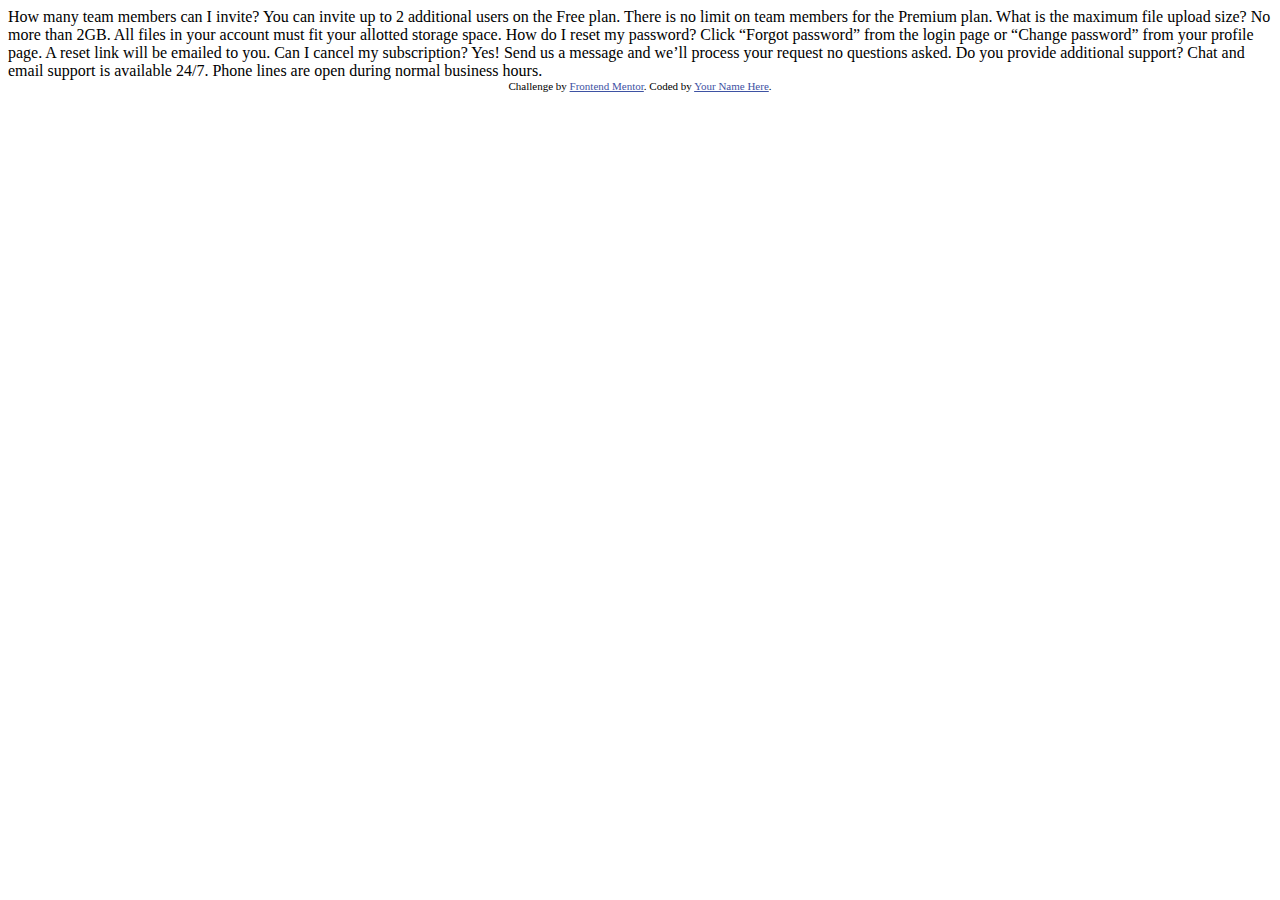
<file: faq-accordion-card-main/index.html>
<!DOCTYPE html>
<html lang="en">
<head>
  <meta charset="UTF-8">
  <meta name="viewport" content="width=device-width, initial-scale=1.0"> <!-- displays site properly based on user's device -->

  <link rel="icon" type="image/png" sizes="32x32" href="./images/favicon-32x32.png">
  
  <title>Frontend Mentor | FAQ Accordion Card</title>

  <!-- Feel free to remove these styles or customise in your own stylesheet 👍 -->
  <style>
    .attribution { font-size: 11px; text-align: center; }
    .attribution a { color: hsl(228, 45%, 44%); }
  </style>
</head>
<body>
  How many team members can I invite?
  You can invite up to 2 additional users on the Free plan. There is no limit on 
  team members for the Premium plan.

  What is the maximum file upload size?
  No more than 2GB. All files in your account must fit your allotted storage space.

  How do I reset my password?
  Click “Forgot password” from the login page or “Change password” from your profile page.
  A reset link will be emailed to you.

  Can I cancel my subscription?
  Yes! Send us a message and we’ll process your request no questions asked.

  Do you provide additional support?
  Chat and email support is available 24/7. Phone lines are open during normal business hours.

  <div class="attribution">
    Challenge by <a href="https://www.frontendmentor.io?ref=challenge" target="_blank">Frontend Mentor</a>. 
    Coded by <a href="#">Your Name Here</a>.
  </div>
</body>
</html>
</file>
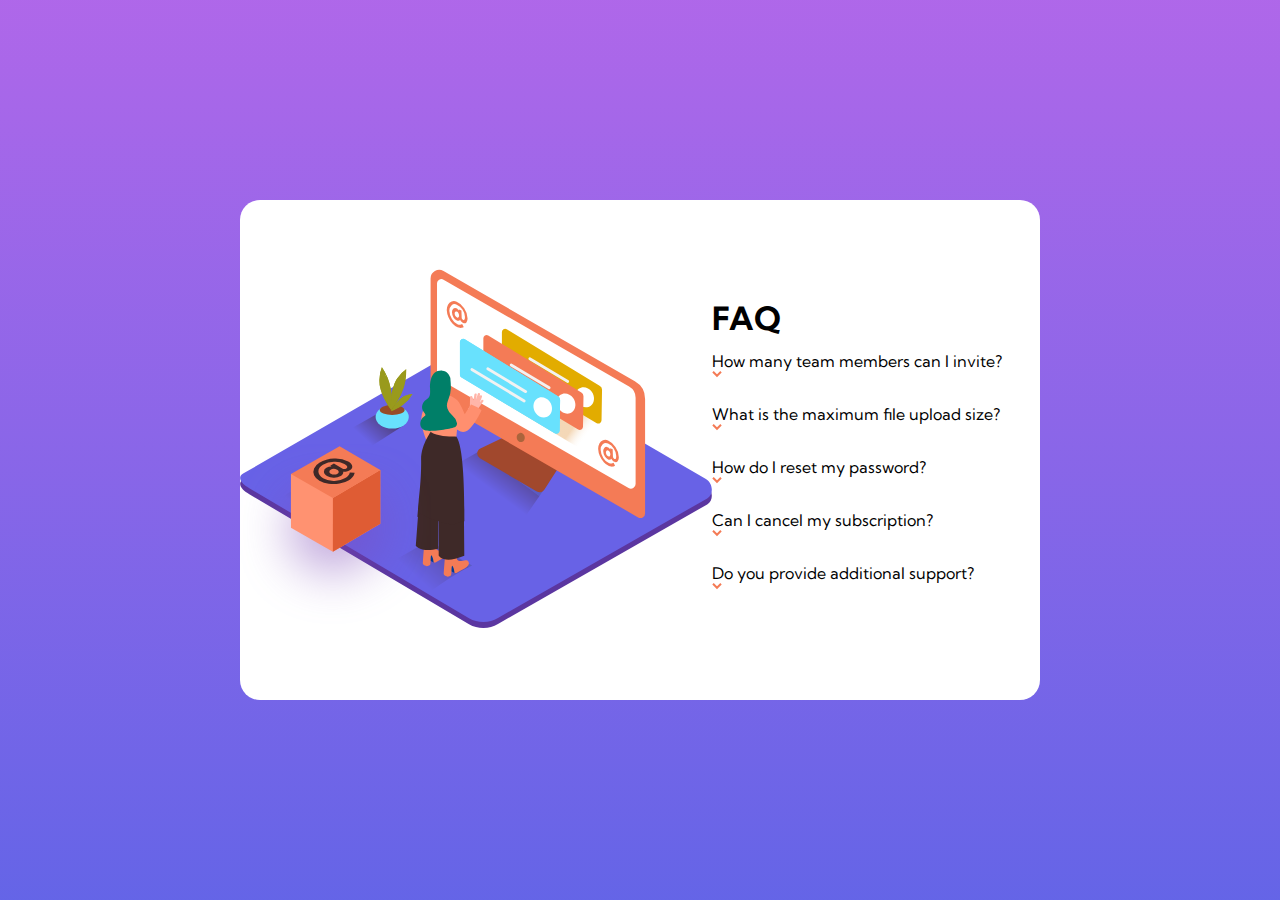
<file: Site/index.html>
<!DOCTYPE html>
<html lang="pt-br">
<head>
    <meta charset="UTF-8">
    <meta name="viewport" content="width=device-width, initial-scale=1.0">
    <link rel="stylesheet" href="style.css">
    <link rel="stylesheet" href="mediaqueries.css">
    <link rel="shortcut icon" href="favicon-32x32.png" type="image/x-icon">
    <title>Card</title>
</head>
<body>
    <div class="main">
        
      
        <div class="caixa">
            
              <div class="image">
                <div class="mobile"><img src="illustration-woman-online-mobile.svg" alt="iconmobile"></div>
                <div class="iconwoman"><img  src="illustration-woman-online-desktop.svg" alt="iconwoman"></div>
                <div class="iconbox"><img  src="illustration-box-desktop.svg" alt="iconbox"></div>
            </div>

            <div class="texto">
                <h1>FAQ</h1>

                <div class="text">
                    <p class="question">How many team members can I invite?</p>
                    <svg width="10" height="7" xmlns="http://www.w3.org/2000/svg"><path
                        d="M1 .799l4 4 4-4" stroke="#F47B56" stroke-width="2" fill="none"
                         fill-rule="evenodd"/></svg>
                    <p class="output">
                        You can invite up to 2 additional users on the Free plan. There is no limit on
                        team members for the Premium plan. 
                    </p> 
                </div>
                
                 <div class="text">
                        <p class="question">What is the maximum file upload size?</p>
                        <svg width="10" height="7" xmlns="http://www.w3.org/2000/svg"><path
                            d="M1 .799l4 4 4-4" stroke="#F47B56" stroke-width="2" fill="none"
                             fill-rule="evenodd"/></svg>
                    <p class="output">
                        No more than 2GB. All files in your account must fit your allotted storage space.</p>
                </div>
              
                <div class="text">
                    <p class="question">How do I reset my password?</p>
                    <svg width="10" height="7" xmlns="http://www.w3.org/2000/svg"><path
                        d="M1 .799l4 4 4-4" stroke="#F47B56" stroke-width="2" fill="none"
                         fill-rule="evenodd"/></svg>
                    <p class="output">
                        Click “Forgot password” from the login page or
                         “Change password” from your profile page.
                        A reset link will be emailed to you. 
                    </p>
                       
                </div>
                
                <div class="text">
                    <p class="question">Can I cancel my subscription?</p>
                    <svg width="10" height="7" xmlns="http://www.w3.org/2000/svg"><path
                        d="M1 .799l4 4 4-4" stroke="#F47B56" stroke-width="2" fill="none"
                         fill-rule="evenodd"/></svg>
                    <p class="output">Yes! Send us a message and we’ll process
                         your request no questions asked.</p>
                         
                </div>
                 
                <div class="text">
                    <p class="question">Do you provide additional support?</p>
                    <svg width="10" height="7" xmlns="http://www.w3.org/2000/svg"><path
                        d="M1 .799l4 4 4-4" stroke="#F47B56" stroke-width="2" fill="none"
                         fill-rule="evenodd"/></svg> 
                    <p class="output">Chat and email support is available 24/7. 
                        Phone lines are open during normal business hours.</p>    
                </div>
                
            </div>
            
        </div>
    </div>
    <script src="main.js"></script>
</body>
</html>
</file>
<file: Site/style.css>
@charset "UTF-8";
@import url('https://fonts.googleapis.com/css2?family=Kumbh+Sans:wght@400;700&display=swap');

*{
    padding: 0px;
    margin:0px;
    font-family: 'Kumbh Sans', sans-serif;
}

.main{
    display: flex;
    width:100vw;
    height:100vh;
    background-size: cover;
    background-repeat: no-repeat;
    background-image: linear-gradient(to bottom, hsl(273, 75%, 66%),hsl(240, 73%, 65%));    
}
.caixa{
    display: flex;
    margin: auto;
    width:800px;
    height:500px;
    background-color: white;
    border-radius:20px;
    /*justify-content:space-around;*/
    align-items: center;
    
}
.image{
    display:flex;
    align-items:end;
    width:500px;
    z-index:0;
}
.iconwoman{margin-right:0px;}
.iconbox{position: fixed;}
.mobile{display:none;}
.texto{
    display: flex;
    padding-left:0px;
    flex-direction: column;
}
.text{
    display: flex;
    justify-content: space-around;
    flex-direction: column;
    margin: 13px  0px; 
    cursor: pointer;
}
.output{
    max-height: 0;
    overflow: hidden;
}

.text.active .output{
    max-height:300px;
}
</file>
<file: Site/mediaqueries.css>
@charset "UTF-8";
@import url('https://fonts.googleapis.com/css2?family=Kumbh+Sans:wght@400;700&display=swap');

@media screen and (min-width:375px) and (max-width:992px){
    *{
        font-size:15px;
    }
    .caixa{
        width:400px;
        height:90vh;
        align-items: start;
        justify-content: center;
        flex-direction: column;
    }
    
    .iconwoman, .iconbox{
        display: none;
    }
    .mobile{display: inline-block;}
    
    .texto{
        align-items: center;
    }
    .text{
        margin: 10px 0px;
    }
}
</file>
